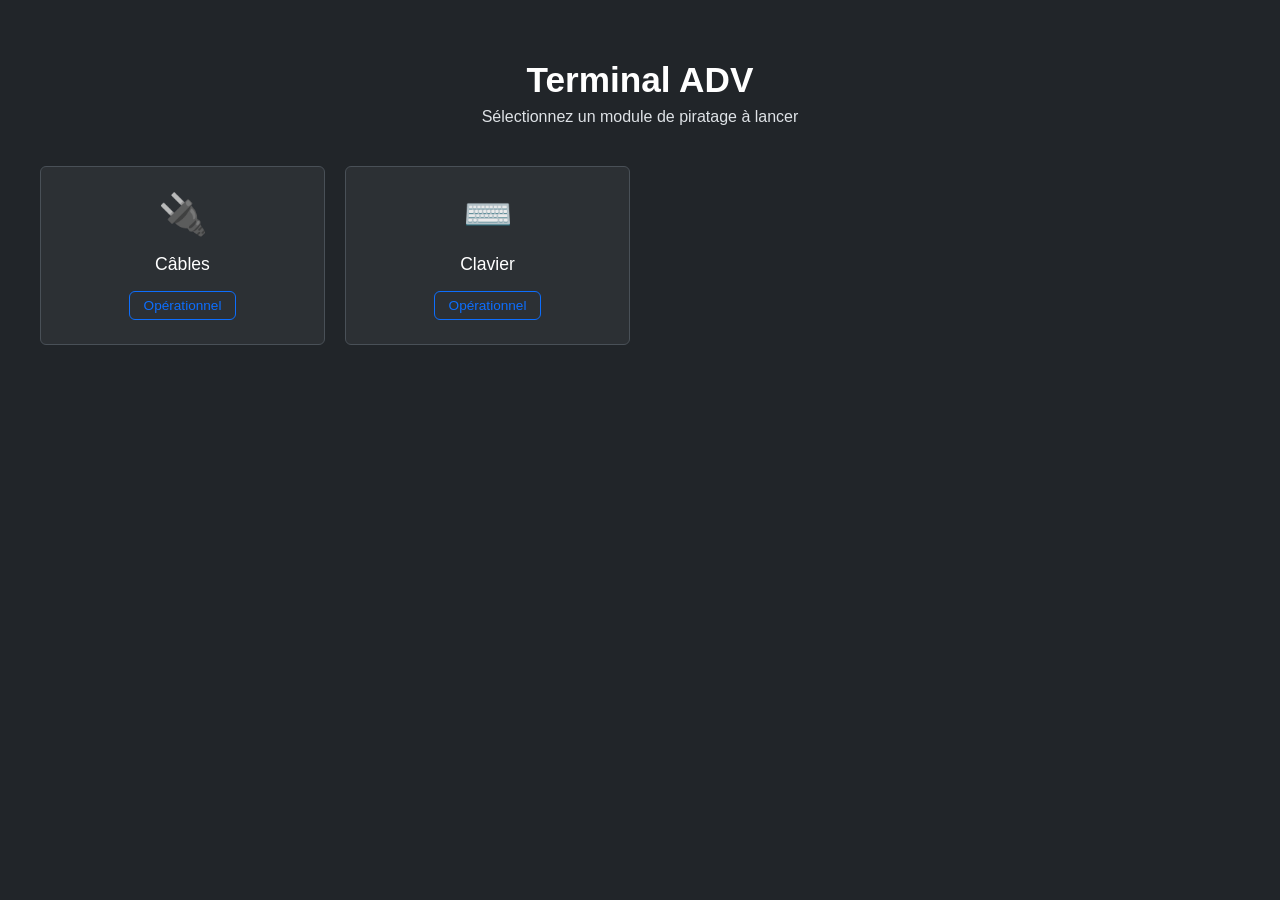
<file: index.html>
<!DOCTYPE html>
<html lang="fr">
<head>
    <meta charset="UTF-8">
    <meta name="viewport" content="width=device-width, initial-scale=1.0">
    <title>Mini-Jeux ADV</title>
    <!-- Google Fonts -->
    <link href="https://fonts.googleapis.com/css2?family=Outfit:wght@300;400;600;800&display=swap" rel="stylesheet">
    <!-- CSS (SOLID: Séparation du design) -->
    <link rel="stylesheet" href="css/style.css">
</head>
<body>

    <header>
        <h1>Terminal ADV</h1>
        <p>Sélectionnez un module de piratage à lancer</p>
    </header>

    <div class="games-grid" id="games-container">
        <!-- Les jeux seront injectés ici par JavaScript -->
    </div>

    <!-- JS (SOLID: Séparation de la logique) -->
    <!-- Scripts chargés classiquement pour fonctionner sans serveur local -->
    <script src="js/data.js"></script>
    <script src="js/app.js"></script>
</body>
</html>
</file>
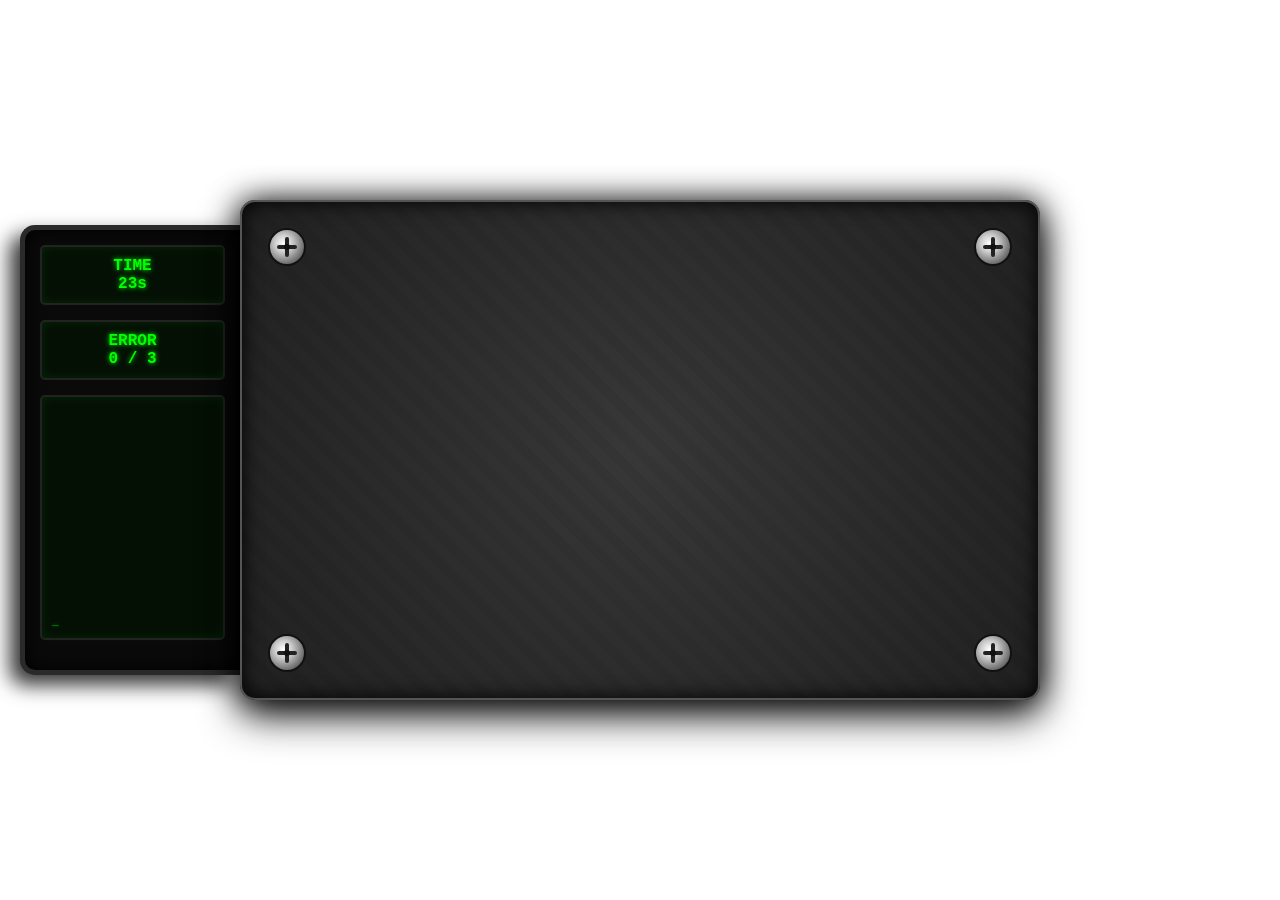
<file: games/fils/index.html>
<!DOCTYPE html>
<html lang="fr">

<head>
    <meta charset="UTF-8">
    <meta name="viewport" content="width=device-width, initial-scale=1.0">
    <title>Hack Mini-Game</title>
    <link rel="stylesheet" href="../common.css">
    <link rel="stylesheet" href="style.css">
</head>

<body>

    <!-- SVG Definitions for Screw Gradient -->
    <svg width="0" height="0">
        <defs>
            <radialGradient id="silver-grad" cx="40%" cy="40%" r="60%">
                <stop offset="0%" stop-color="#ffffff" />
                <stop offset="40%" stop-color="#cccccc" />
                <stop offset="100%" stop-color="#666666" />
            </radialGradient>
        </defs>
    </svg>

    <div id="game-wrapper">

        <!-- LCD Screen (External Hack Tool) -->
        <div id="lcd-screen">
            <div class="lcd-display">TIME<br><span id="time-val">00</span>s</div>
            <div class="lcd-display">ERROR<br><span id="err-val">0</span> / <span id="max-err-val">3</span></div>

            <div id="lcd-console" class="lcd-console">
                <span class="blink">_</span>
            </div>

            <!-- Left nodes originate directly from the tool -->
            <div id="left-nodes" class="node-column"></div>
        </div>

        <!-- Main Box -->
        <div id="game-container">

            <!-- Depth background -->
            <div id="internal-bg"></div>

            <!-- Right nodes sticking out -->
            <div id="right-nodes" class="node-column"></div>

            <svg id="wires-svg"></svg>
            <canvas id="sparks-canvas"></canvas>

            <!-- Metal Plate Phase 1 -->
            <div id="metal-plate">
                <!-- 4 Screws generated by JS -->
            </div>


        </div>
    </div>
    <script src="../../js/data.js"></script>
    <script src="../common.js"></script>
    <script src="game.js"></script>
</body>

</html>
</file>
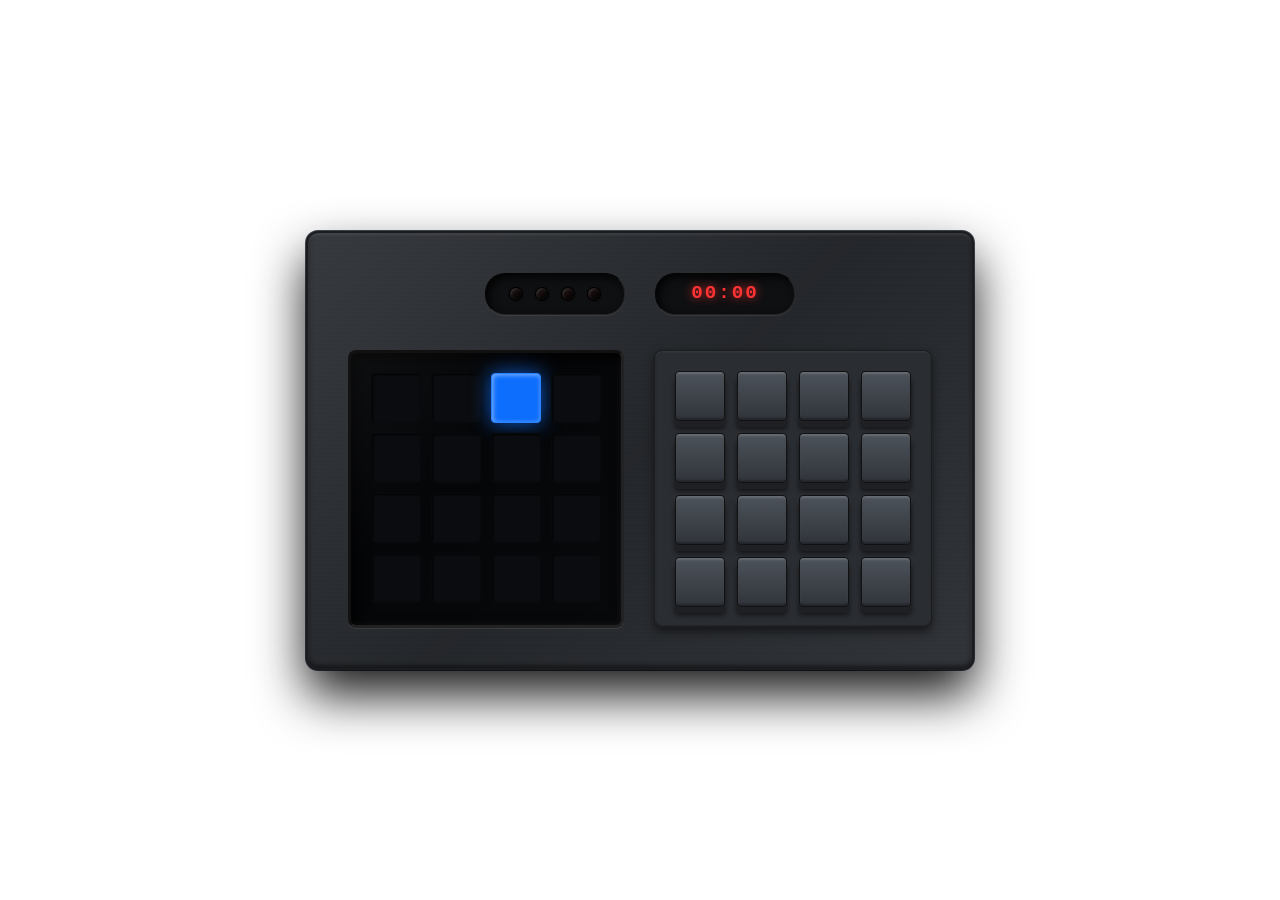
<file: games/keyboard/index.html>
<!DOCTYPE html>
<html lang="fr">
<head>
    <meta charset="UTF-8">
    <meta name="viewport" content="width=device-width, initial-scale=1.0">
    <title>Mini-Jeu: Clavier Alarme</title>
    <!-- Use the same standard font as the Hub for consistency -->
    <link href="https://fonts.googleapis.com/css2?family=Roboto:wght@400;500;700&display=swap" rel="stylesheet">
    <link rel="stylesheet" href="../common.css">
    <link rel="stylesheet" href="style.css">
</head>
<body>
    <div class="game-container">
        <!-- Top LEDs & Digital Timer -->
        <div class="top-indicators">
            <div class="led-panel">
                <div class="led" id="led-1"></div>
                <div class="led" id="led-2"></div>
                <div class="led" id="led-3"></div>
                <div class="led" id="led-4"></div>
            </div>
            <div class="timer-panel">
                <span id="timer-display">00:00</span>
            </div>
        </div>

        <!-- Main Interface -->
        <div class="interface-wrapper">
            
            <!-- Left Display Panel -->
            <div class="display-panel">
                <div class="display-grid" id="display-grid">
                    <!-- 16 display squares injected by JS -->
                </div>
            </div>

            <!-- Right Keypad Panel -->
            <div class="keypad-panel">
                <div class="keypad-grid" id="keypad-grid">
                    <!-- 16 buttons injected by JS -->
                </div>
            </div>

        </div>
    </div>

    <!-- External Logic -->
    <script src="../../js/data.js"></script>
    <script src="../common.js"></script>
    <script src="game.js"></script>
</body>
</html>
</file>
<file: css/style.css>
:root {
    --bg-color: #212529;
    --primary: #0d6efd;
    --card-bg: rgba(255, 255, 255, 0.05);
    --card-border: #495057;
    --text-main: #fff;
    --text-muted: #dee2e6;
    --border-radius: 0.375rem;
}

* {
    margin: 0;
    padding: 0;
    box-sizing: border-box;
    font-family: 'Segoe UI', Roboto, 'Helvetica Neue', Arial, sans-serif;
}

body {
    background-color: var(--bg-color);
    color: var(--text-main);
    min-height: 100vh;
    display: flex;
    flex-direction: column;
    align-items: center;
    overflow-x: hidden;
}

/* --- HEADER --- */
header {
    margin-top: 60px;
    margin-bottom: 40px;
    text-align: center;
    animation: fadeInDown 0.6s ease-out;
}

header h1 {
    font-size: 2.2rem;
    font-weight: 600;
    margin-bottom: 8px;
    color: var(--text-main);
}

header p {
    font-size: 1rem;
    color: var(--text-muted);
    font-weight: 400;
}

/* --- GRID DE JEUX --- */
.games-grid {
    display: grid;
    grid-template-columns: repeat(auto-fill, minmax(250px, 1fr));
    gap: 20px;
    width: 95%;
    max-width: 1200px;
    padding-bottom: 60px;
}

/* --- CARTE DE JEU --- */
.game-card {
    background: var(--card-bg);
    border: 1px solid var(--card-border);
    border-radius: var(--border-radius);
    padding: 24px;
    text-decoration: none;
    color: var(--text-main);
    transition: all 0.2s ease-in-out;
    display: flex;
    flex-direction: column;
    align-items: center;
    animation: fadeInUp 0.5s ease-out forwards;
    opacity: 0;
    transform: translateY(15px);
}

.game-card:hover {
    border-color: var(--primary);
    background: rgba(255, 255, 255, 0.08);
}

.game-icon {
    font-size: 2.5rem;
    margin-bottom: 16px;
    opacity: 0.9;
    transition: transform 0.2s ease;
}

.game-card:hover .game-icon {
    transform: scale(1.05);
}

.game-title {
    font-size: 1.1rem;
    font-weight: 500;
    margin-bottom: 16px;
    color: var(--text-main);
}

/* "Outline" button style matching the screenshot */
.game-status {
    font-size: 0.85rem;
    padding: 6px 14px;
    border-radius: var(--border-radius);
    background: transparent;
    color: var(--primary);
    border: 1px solid var(--primary);
    font-weight: 500;
    transition: all 0.2s ease;
}

.game-card:hover .game-status {
    background: var(--primary);
    color: #fff;
}

/* Animations */
@keyframes fadeInDown {
    from { opacity: 0; transform: translateY(-15px); }
    to { opacity: 1; transform: translateY(0); }
}

@keyframes fadeInUp {
    to { opacity: 1; transform: translateY(0); }
}
</file>
<file: games/common.css>
/* === COMMON CSS FOR ALL MINIGAMES === */
* {
    box-sizing: border-box;
    margin: 0;
    padding: 0;
    user-select: none; /* Prevent text selection */
}

body {
    width: 100vw;
    height: 100vh;
    display: flex;
    justify-content: center;
    align-items: center;
    background-color: transparent; /* Harmonized transparent background for FiveM */
    overflow: hidden;
}

/* === TOP BAR (Back & Copy) === */
#common-topbar {
    position: absolute;
    top: 20px;
    left: 20px;
    right: 20px;
    display: flex;
    justify-content: space-between;
    align-items: center;
    z-index: 9999;
    pointer-events: none; /* Let clicks pass through to game */
}

.topbar-btn {
    pointer-events: auto;
    background: rgba(20, 20, 20, 0.8);
    color: white;
    border: 1px solid #444;
    padding: 10px 15px;
    border-radius: 5px;
    font-family: 'Roboto', 'Courier New', sans-serif;
    font-size: 14px;
    cursor: pointer;
    transition: all 0.2s ease;
    backdrop-filter: blur(5px);
}

.topbar-btn:hover {
    background: rgba(40, 40, 40, 0.9);
    border-color: #666;
}

.copy-btn {
    position: absolute;
    left: 50%;
    transform: translateX(-50%);
}
</file>
<file: games/fils/style.css>
/* === RESET & GLOBAL === */
body {
    font-family: 'Courier New', Courier, monospace;
}

/* === GAME WRAPPER === */
#game-wrapper {
    position: relative;
    display: flex;
    align-items: center;
    /* Center LCD and box vertically */
}

/* === LCD SCREEN (EXTERNAL HACK TOOL) === */
#lcd-screen {
    position: absolute;
    left: -220px;
    top: 25px;
    /* Stretched vertically */
    width: 220px;
    height: 450px;
    background: #0a0a0a;
    border: 5px solid #2a2a2a;
    border-right: none;
    border-radius: 15px 0 0 15px;
    padding: 15px;
    box-shadow: inset 0 0 20px #000, -10px 10px 20px rgba(0, 0, 0, 0.8);
    display: flex;
    flex-direction: column;
    justify-content: flex-start;
}

.lcd-display {
    background: #051005;
    border: 2px solid #222;
    border-radius: 5px;
    padding: 10px;
    color: #0f0;
    font-weight: bold;
    font-size: 16px;
    text-shadow: 0 0 5px #0f0;
    box-shadow: inset 0 0 10px rgba(0, 255, 0, 0.1);
    margin-bottom: 15px;
    text-align: center;
}

/* === DYNAMIC LCD CONSOLE === */
.lcd-console {
    flex-grow: 1;
    background: #051005;
    border: 2px solid #222;
    border-radius: 5px;
    padding: 10px;
    color: #0a0;
    font-size: 11px;
    text-shadow: 0 0 3px #0a0;
    box-shadow: inset 0 0 10px rgba(0, 255, 0, 0.1);
    overflow-y: auto;
    display: flex;
    flex-direction: column;
    justify-content: flex-end;
    margin-bottom: 15px;
}

.console-line {
    margin-bottom: 4px;
    word-wrap: break-word;
}

.console-success {
    color: #0f0;
    text-shadow: 0 0 10px #0f0;
    font-weight: bold;
}

.console-error {
    color: #f00;
    text-shadow: 0 0 10px #f00;
    font-weight: bold;
}

@keyframes blink {
    0%,
    100% {
        opacity: 1;
    }
    50% {
        opacity: 0;
    }
}

.blink {
    animation: blink 1s step-end infinite;
}

/* === GAME CONTAINER (BOX) === */
#game-container {
    position: relative;
    width: 800px;
    height: 500px;
    background: transparent;
    border: 8px solid #333;
    border-radius: 15px;
    box-shadow: 0 0 30px rgba(0, 0, 0, 0.8), inset 0 0 50px rgba(0, 0, 0, 1);
}

/* === INTERNAL BACKGROUND (DEPTH) === */
#internal-bg {
    position: absolute;
    top: 0;
    left: 0;
    width: 100%;
    height: 100%;
    background-color: #0a0a0a;
    border-radius: 7px;
    /* Faux cables in the background for depth */
    background-image:
        linear-gradient(90deg, transparent 15%, rgba(40, 40, 40, 0.5) 15%, rgba(40, 40, 40, 0.5) 18%, transparent 18%),
        linear-gradient(90deg, transparent 40%, rgba(25, 25, 25, 0.7) 40%, rgba(25, 25, 25, 0.7) 45%, transparent 45%),
        linear-gradient(90deg, transparent 75%, rgba(35, 35, 35, 0.6) 75%, rgba(35, 35, 35, 0.6) 80%, transparent 80%),
        linear-gradient(0deg, transparent 20%, rgba(15, 15, 15, 0.8) 20%, rgba(15, 15, 15, 0.8) 23%, transparent 23%);
    box-shadow: inset 0 0 80px #000;
    z-index: -3;
    filter: blur(1px) contrast(1.2);
}

/* === WIRE NODES === */
.node-column {
    position: absolute;
    display: flex;
    flex-direction: column;
    justify-content: space-around;
}

/* Matching vertical placement */
#left-nodes {
    left: calc(100% + 8px);
    /* Glued perfectly to the inner left border of the main box */
    top: 70px;
    bottom: 70px;
}

#right-nodes {
    right: -4px;
    /* Tucked inside the 8px border without bleeding outside */
    top: 70px;
    bottom: 70px;
    z-index: -1;
    /* Under container border, over SVG */
}

.node {
    width: 30px;
    height: 30px;
    position: relative;
    cursor: pointer;
}

/* Source nodes (left) */
.node.source {
    border: 2px solid #111;
    box-shadow: 5px 0 10px rgba(0, 0, 0, 0.5);
    border-radius: 0 5px 5px 0;
    z-index: 7;
}

.node.source[data-color="red"] {
    background: #ff3333;
}

.node.source[data-color="blue"] {
    background: #3366ff;
}

.node.source[data-color="green"] {
    background: #33ff33;
}

.node.source[data-color="yellow"] {
    background: #ffff33;
}

/* Target nodes (right) */
.node.target {
    /* Make it look like a socket with a deep transparent hole */
    background: rgba(0, 0, 0, 0.5);
    border: 6px solid #333;
    border-right: 2px solid #222;
    border-radius: 5px 0 0 5px;
    box-shadow: inset 5px 0 10px rgba(0, 0, 0, 0.9), -5px 0 10px rgba(0, 0, 0, 0.8);
    cursor: default;
}

/* === SVG WIRES === */
#wires-svg {
    position: absolute;
    top: 0;
    left: 0;
    width: 100%;
    height: 100%;
    pointer-events: none;
    z-index: -2;
    overflow: hidden;
    /* Prevent wires from bleeding over the border */
}

path.wire-line {
    fill: none;
    stroke-width: 12;
    stroke-linecap: round;
    filter: drop-shadow(0px 8px 5px rgba(0, 0, 0, 0.6));
}

/* === SCREW HOLES === */
.screw-hole {
    position: absolute;
    width: 40px;
    height: 40px;
    display: flex;
    justify-content: center;
    align-items: center;
}

.screw-hole::after {
    content: '';
    width: 20px;
    height: 20px;
    background: #050505;
    border-radius: 50%;
    box-shadow: inset 0 0 8px #000, 0 1px 1px rgba(255, 255, 255, 0.15);
}

.screw-hole.top-left {
    top: 25px;
    left: 25px;
}

.screw-hole.top-right {
    top: 25px;
    right: 25px;
}

.screw-hole.bottom-left {
    bottom: 25px;
    left: 25px;
}

.screw-hole.bottom-right {
    bottom: 25px;
    right: 25px;
}

/* === METAL PLATE === */
#metal-plate {
    position: absolute;
    top: -8px;
    left: -8px;
    width: calc(100% + 16px);
    height: calc(100% + 16px);
    border-radius: 15px;
    background-color: #2b2b2b;
    background-image:
        repeating-linear-gradient(45deg, transparent, transparent 10px, rgba(0, 0, 0, 0.05) 10px, rgba(0, 0, 0, 0.05) 20px),
        radial-gradient(circle at 50% 50%, #383838 0%, #202020 100%);
    border: 2px solid #555;
    box-shadow: inset 0 0 20px #000, 0 15px 40px rgba(0, 0, 0, 0.9);
    z-index: 10;
    transition: transform 1s cubic-bezier(0.55, 0.085, 0.68, 0.53), opacity 1s;
}

#metal-plate.fallen {
    transform: translateY(1200px) rotate(-5deg);
    opacity: 0;
    pointer-events: none;
}

/* SCREWS */
.screw-container {
    position: absolute;
    width: 40px;
    height: 40px;
    cursor: pointer;
    display: flex;
    justify-content: center;
    align-items: center;
}

.screw-container.top-left {
    top: 25px;
    left: 25px;
}

.screw-container.top-right {
    top: 25px;
    right: 25px;
}

.screw-container.bottom-left {
    bottom: 25px;
    left: 25px;
}

.screw-container.bottom-right {
    bottom: 25px;
    right: 25px;
}

/* The inner SVG will rotate during hold */
.screw-svg {
    transition: transform 0.05s linear;
}

.screw-container.fallen {
    transform: translateY(600px) rotate(1000deg);
    opacity: 0;
    pointer-events: none;
    transition: transform 0.8s ease-in, opacity 0.6s ease-in;
}

/* === SPARKS CANVAS === */
#sparks-canvas {
    position: absolute;
    top: 0;
    left: 0;
    width: 100%;
    height: 100%;
    pointer-events: none;
    z-index: 20;
}
</file>
<file: games/keyboard/style.css>
/* === VARIABLES === */
:root {
    --bg-color: #121315;       /* Very dark background for body */
    --display-off: #0b0c0f;    /* Inactive display grid items */
    --led-off: #160d0d;        /* Dark, slightly red for inactive LEDs */
    --led-red: #ff2222;
    --led-green: #22ff22;
    --btn-blue: #0d6efd;
    --btn-blue-glow: rgba(13, 110, 253, 0.8);
}

/* === GLOBAL === */
* {
    font-family: 'Roboto', sans-serif;
}

/* === MAIN CONTAINER (Brushed Metal Casing) === */
.game-container {
    background-color: #2b2e33;
    background-image: 
        linear-gradient(135deg, rgba(255,255,255,0.06) 0%, rgba(0,0,0,0.15) 50%, rgba(255,255,255,0.03) 100%),
        repeating-linear-gradient(0deg, transparent, transparent 2px, rgba(0,0,0,0.03) 2px, rgba(0,0,0,0.03) 4px);
    padding: 40px;
    border-radius: 12px;
    border: 2px solid #1a1c1f;
    box-shadow: 
        inset 0 2px 3px rgba(255, 255, 255, 0.1), /* top edge highlight */
        inset 0 -2px 5px rgba(0, 0, 0, 0.6), /* bottom inner shadow */
        0 25px 50px rgba(0, 0, 0, 0.9), /* massive drop shadow */
        0 0 0 1px #454a52; /* fine outer rim highlight */
    display: flex;
    flex-direction: column;
    align-items: center;
    gap: 25px;
}

/* === TOP INDICATORS === */
.top-indicators {
    display: flex;
    justify-content: center;
    align-items: center;
    gap: 30px; /* Espace entre les deux cadres au centre */
    width: 100%;
    margin-bottom: 10px;
}

.led-panel, .timer-panel {
    display: flex;
    justify-content: center;
    align-items: center;
    width: 140px;  /* Exact same width for symmetry */
    height: 42px;  /* Exact same height */
    background: #0f1012;
    border-radius: 20px;
    border: 1px solid #222;
    border-top-color: #050505;
    border-left-color: #050505;
    box-shadow: 
        inset 3px 3px 8px rgba(0,0,0,0.9), 
        0 1px 1px rgba(255,255,255,0.08); /* highlight on the metal edge below */
}

.led-panel {
    gap: 12px;
}

/* Digital Timer Text */
#timer-display {
    font-family: 'Courier New', Courier, monospace;
    font-weight: bold;
    font-size: 1.2rem;
    color: #ff3333;
    text-shadow: 0 0 10px rgba(255, 51, 51, 0.8);
    letter-spacing: 2px;
    line-height: 1; /* Keep it centered perfectly */
}

/* Glass LEDs */
.led {
    width: 14px;
    height: 14px;
    border-radius: 50%;
    background-color: var(--led-off);
    border: 1px solid #000;
    box-shadow: 
        inset -2px -2px 4px rgba(0,0,0,0.8), /* dark bottom right */
        inset 1px 1px 3px rgba(255,255,255,0.2), /* glass reflection */
        0 0 2px rgba(0,0,0,0.5);
    transition: all 0.1s ease;
}

.led.green {
    background-color: var(--led-green);
    box-shadow: 0 0 12px var(--led-green), inset -2px -2px 4px rgba(0,0,0,0.4), inset 1px 1px 4px rgba(255,255,255,0.8);
}

.led.yellow {
    background-color: #ffcc00;
    box-shadow: 0 0 12px #ffcc00, inset -2px -2px 4px rgba(0,0,0,0.4), inset 1px 1px 4px rgba(255,255,255,0.8);
}

.led.blink-red {
    animation: blinkRed 0.3s infinite alternate;
}

.led.blink-green {
    animation: blinkGreen 0.3s infinite alternate;
}

.led.blink-tension {
    animation: blinkTension var(--blink-speed, 1s) infinite alternate ease-in-out;
}

@keyframes blinkRed {
    from { background-color: var(--led-off); box-shadow: inset -2px -2px 4px rgba(0,0,0,0.8), inset 1px 1px 3px rgba(255,255,255,0.2); }
    to { background-color: var(--led-red); box-shadow: 0 0 15px var(--led-red), inset -2px -2px 4px rgba(0,0,0,0.3), inset 1px 1px 4px rgba(255,255,255,0.8); }
}

@keyframes blinkGreen {
    from { background-color: var(--led-off); box-shadow: inset -2px -2px 4px rgba(0,0,0,0.8), inset 1px 1px 3px rgba(255,255,255,0.2); }
    to { background-color: var(--led-green); box-shadow: 0 0 15px var(--led-green), inset -2px -2px 4px rgba(0,0,0,0.3), inset 1px 1px 4px rgba(255,255,255,0.8); }
}

@keyframes blinkTension {
    from { background-color: var(--led-off); box-shadow: inset -2px -2px 4px rgba(0,0,0,0.8), inset 1px 1px 3px rgba(255,255,255,0.2); }
    to { background-color: #ffcc00; box-shadow: 0 0 15px #ffcc00, inset -2px -2px 4px rgba(0,0,0,0.3), inset 1px 1px 4px rgba(255,255,255,0.8); }
}

/* === INTERFACE PANELS === */
.interface-wrapper {
    display: flex;
    gap: 30px;
    flex-wrap: wrap; /* Allows stacking on small screens */
    justify-content: center;
}

/* LEFT: Display Panel (Deep Screen) */
.display-panel {
    background: #050608;
    padding: 20px;
    border-radius: 8px;
    border: 3px solid #111;
    border-bottom-color: #222;
    border-right-color: #222;
    box-shadow: 
        inset 5px 5px 15px rgba(0, 0, 0, 0.9),
        inset -2px -2px 5px rgba(255, 255, 255, 0.05),
        0 1px 1px rgba(255, 255, 255, 0.1); /* bottom edge reflection on metal */
    position: relative;
    overflow: hidden;
}

/* Screen Glass Reflection Overlay */
.display-panel::after {
    content: '';
    position: absolute;
    top: 0; left: 0; right: 0; bottom: 0;
    background: linear-gradient(135deg, rgba(255,255,255,0.04) 0%, transparent 40%, rgba(255,255,255,0.01) 100%);
    pointer-events: none;
}

.display-grid {
    display: grid;
    grid-template-columns: repeat(4, 1fr);
    gap: 10px;
    position: relative;
    z-index: 1; /* Above glass slightly so glow shows well */
}

.display-cell {
    width: 50px;
    height: 50px;
    background: var(--display-off);
    border-radius: 4px;
    border: 1px solid #08090a;
    box-shadow: inset 1px 1px 2px rgba(0,0,0,0.8);
    transition: background 0.05s ease, box-shadow 0.05s ease;
}

.display-cell.active-blue {
    background: var(--btn-blue);
    border-color: #2a81ff;
    box-shadow: 0 0 20px var(--btn-blue-glow), inset 1px 1px 5px rgba(255,255,255,0.5);
}

/* RIGHT: Keypad Panel (Raised Metal Plate) */
.keypad-panel {
    background: #2a2d32;
    padding: 20px;
    border-radius: 8px;
    border: 1px solid #1a1c1f;
    box-shadow: 
        inset 0 1px 2px rgba(255, 255, 255, 0.08),
        inset 0 -1px 2px rgba(0, 0, 0, 0.5),
        0 4px 10px rgba(0, 0, 0, 0.5);
}

.keypad-grid {
    display: grid;
    grid-template-columns: repeat(4, 1fr);
    gap: 12px;
}

/* 3D Mechanical Buttons */
.keypad-btn {
    width: 50px;
    height: 50px;
    background: linear-gradient(180deg, #4d535b 0%, #30343a 100%);
    border: 1px solid #111;
    border-radius: 4px;
    outline: none;
    cursor: pointer;
    box-shadow: 
        inset 0 2px 2px rgba(255, 255, 255, 0.15), /* top edge bevel */
        inset 0 -2px 2px rgba(0, 0, 0, 0.3), /* bottom inner shadow */
        0 6px 0 #1e2024, /* 3D mechanical thickness */
        0 8px 5px rgba(0, 0, 0, 0.6); /* shadow below button */
    transition: transform 0.05s ease, box-shadow 0.05s ease, background 0.05s ease;
    transform: translateY(0);
}

/* Only apply hover/active effects when keypad is active */
.keypad-grid.active .keypad-btn:hover {
    background: linear-gradient(180deg, #575e67 0%, #3a3e45 100%);
}

.keypad-grid.active .keypad-btn:active {
    background: #2b2e33;
    /* Compress the 3D thickness from 6px to 1px to simulate physical push */
    box-shadow: 
        inset 0 2px 5px rgba(0, 0, 0, 0.6),
        0 1px 0 #1e2024,
        0 1px 2px rgba(0, 0, 0, 0.4);
    transform: translateY(5px);
}

/* Glowing active state for button sequence */
.keypad-btn.active-blue {
    background: var(--btn-blue) !important;
    border-color: #2a81ff;
    box-shadow: 
        inset 0 2px 5px rgba(255, 255, 255, 0.4),
        0 1px 0 #084298,
        0 1px 2px rgba(0, 0, 0, 0.4),
        0 0 20px var(--btn-blue-glow) !important;
    transform: translateY(5px); /* Push down automatically when it flashes */
}

/* Disable state cursor */
.keypad-grid:not(.active) .keypad-btn {
    cursor: not-allowed;
}
</file>
